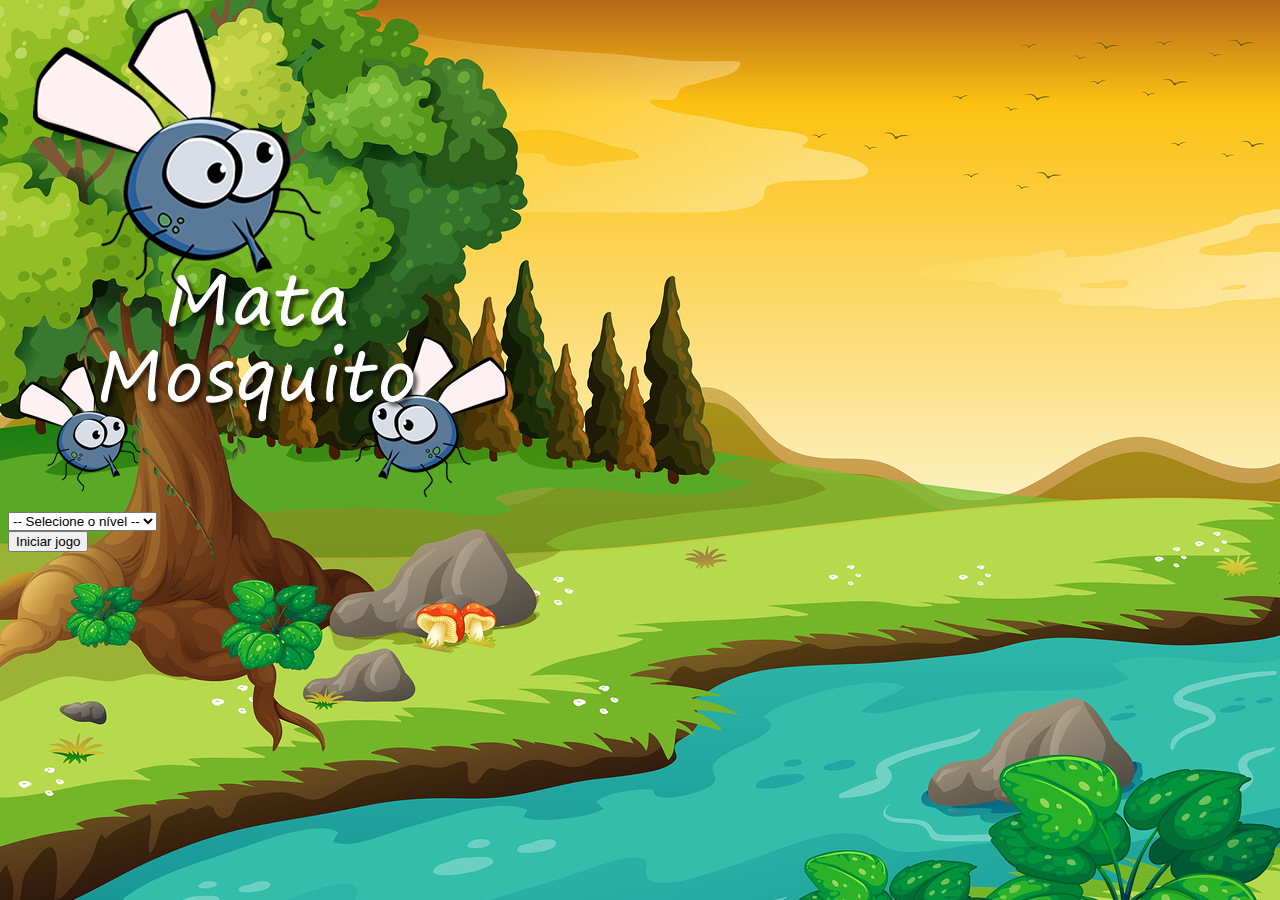
<file: index.html>
<!DOCTYPE html>
<html lang="pt-br">
  <head>
    <meta charset="UTF-8" />
    <meta http-equiv="X-UA-Compatible" content="IE=edge" />
    <meta name="viewport" content="width=device-width, initial-scale=1.0" />
    <title>Mata Mosquito</title>
    <link rel="shortcut icon" href="imagens/mosca.png" type="image/x-icon" />
    <!-- bootstrap -->
    <link
      rel="stylesheet"
      href="https://stackpath.bootstrapcdn.com/bootstrap/4.1.3/css/bootstrap.min.css"
      integrity="sha384-MCw98/SFnGE8fJT3GXwEOngsV7Zt27NXFoaoApmYm81iuXoPkFOJwJ8ERdknLPMO"
      crossorigin="anonymous"
    />

    <!-- css -->
    <link rel="stylesheet" href="css/style.css" />

    <!-- funcoes -->
    <script>
        function iniciarjogo(){
            var nivel = document.getElementById('nivel').value
            if(nivel === ''){
                alert('Selecione um nivel para iniciar o jogo')
                return false
            }
             location.href = 'mata_mosca.html?' + nivel
              }
    </script>
  </head>
  <body>
    <div class="container">
      <div class="row">
        <div class="col">
          <div class="d-flex justify-content-center">
            <img class="imagemresponsiva" src="img/game.png" alt="Game Over" />
          </div>
        </div>
      </div>
      <div class="row">
        <div class="col">
          <div class="d-flex justify-content-center">
            <div class="mb-2">
              <select class="form-control" id="nivel">
                <option value="">-- Selecione o nível --</option>
                <option value="normal">Normal</option>
                <option value="Difícil">Difícil</option>
                <option value="chucknorris">Chuck Norris</option>
              </select>
            </div>
          </div>
        </div>
      </div>
      <div class="row">
        <div class="col">
          <div class="d-flex justify-content-center">
            <button
              type="button"
              class="btn btn-danger btn-lg"
              onclick="iniciarjogo()"
            >
              Iniciar jogo
            </button>
          </div>
        </div>
      </div>
    </div>
  </body>
</html>
</file>
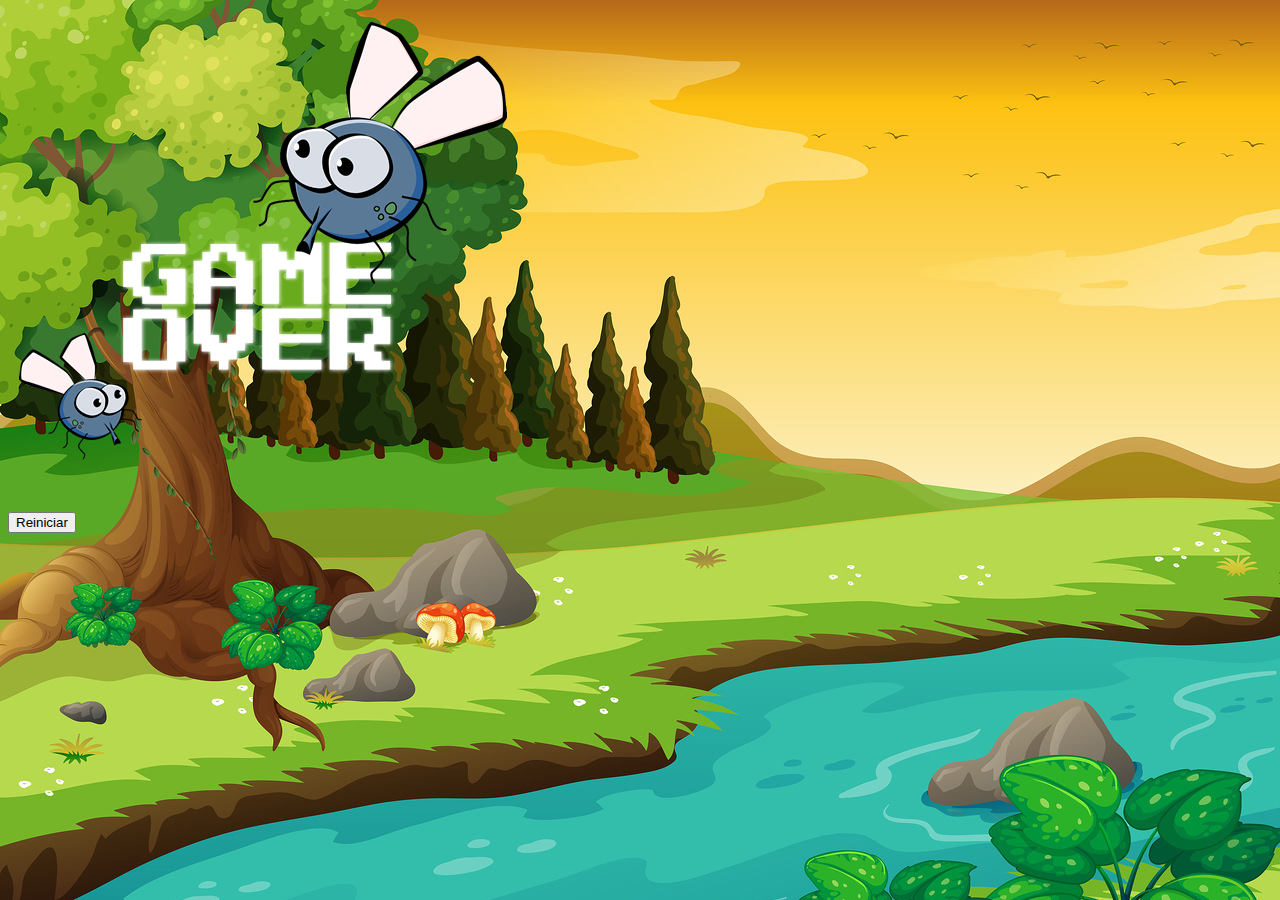
<file: fim_jogo.html>
<!DOCTYPE html>
<html lang="pt-br">
  <head>
    <meta charset="UTF-8" />
    <meta http-equiv="X-UA-Compatible" content="IE=edge" />
    <meta name="viewport" content="width=device-width, initial-scale=1.0" />
    <title>Mata Mosquito</title>
    <link rel="shortcut icon" href="imagens/mosca.png" type="image/x-icon" />
    <!-- bootstrap -->
    <link rel="stylesheet" href="https://stackpath.bootstrapcdn.com/bootstrap/4.1.3/css/bootstrap.min.css" integrity="sha384-MCw98/SFnGE8fJT3GXwEOngsV7Zt27NXFoaoApmYm81iuXoPkFOJwJ8ERdknLPMO" crossorigin="anonymous">

    <!-- css -->
    <link rel="stylesheet" href="css/style.css" />
  </head>
  <body>
    <div class="container">
        <div class="row">
            <div class="col">
                <div class="d-flex justify-content-center">
                    <img class="imagemresponsiva" src="img/game_over.png" alt="Game Over">
                </div>
            </div>
        </div>
        <div class="row">
            <div class="col">
                <div class="d-flex justify-content-center">
                   <button type="button" class="btn btn-dark btn-lg" onclick="location.href = 'index.html'">Reiniciar</button>
                </div>
            </div>
        </div>
    </div>
  </body>
</html>
</file>
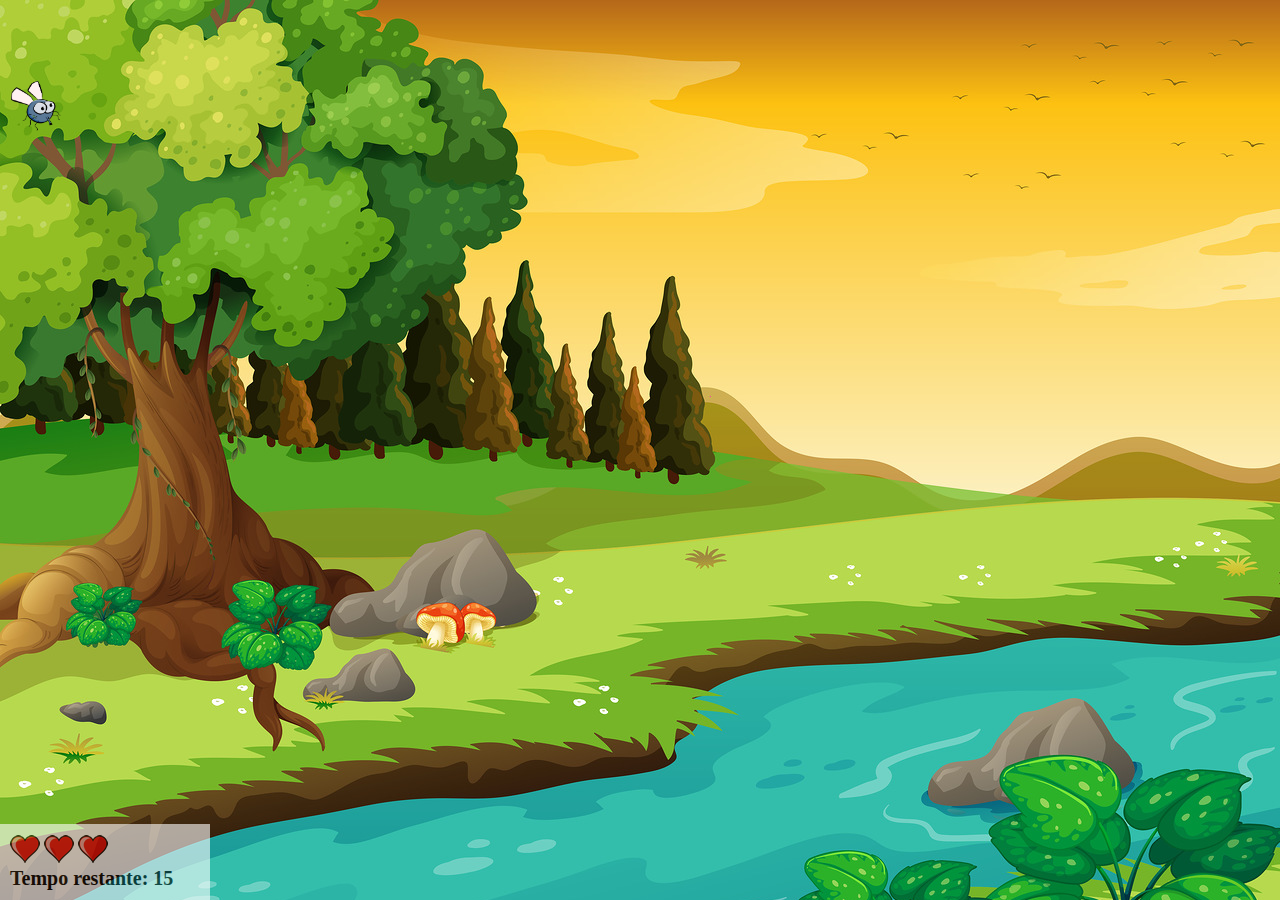
<file: mata_mosca.html>
<!DOCTYPE html>
<html lang="pt-br">
<head>
    <meta charset="UTF-8">
    <meta http-equiv="X-UA-Compatible" content="IE=edge">
    <meta name="viewport" content="width=device-width, initial-scale=1.0">
    <title>Mata Mosquito</title>
    <link rel="stylesheet" href="css/style.css">
    <link rel="shortcut icon" href="imagens/mosca.png" type="image/x-icon">
    <script src="js/script.js"></script>
</head>
<body onresize="ajustaPalco()">
    <div class="painel">
        <div class="vidas">
            <img id="v1" src="img/coracao_cheio.png" alt="coração-cheio">
            <img id="v2" src="img/coracao_cheio.png" alt="coração-cheio">
            <img id="v3" src="img/coracao_cheio.png" alt="coração-cheio">
        </div>
        <div class="cronometro">Tempo restante: <span id="cronometro"></span></div>
    </div>
    
    <script>
        posicaorandomica()

        
        document.getElementById('cronometro').innerHTML = tempo

        var criamosca = setInterval(() => {
            posicaorandomica()
        },criamoscatempo)
    </script>
</body>
</html>
</file>
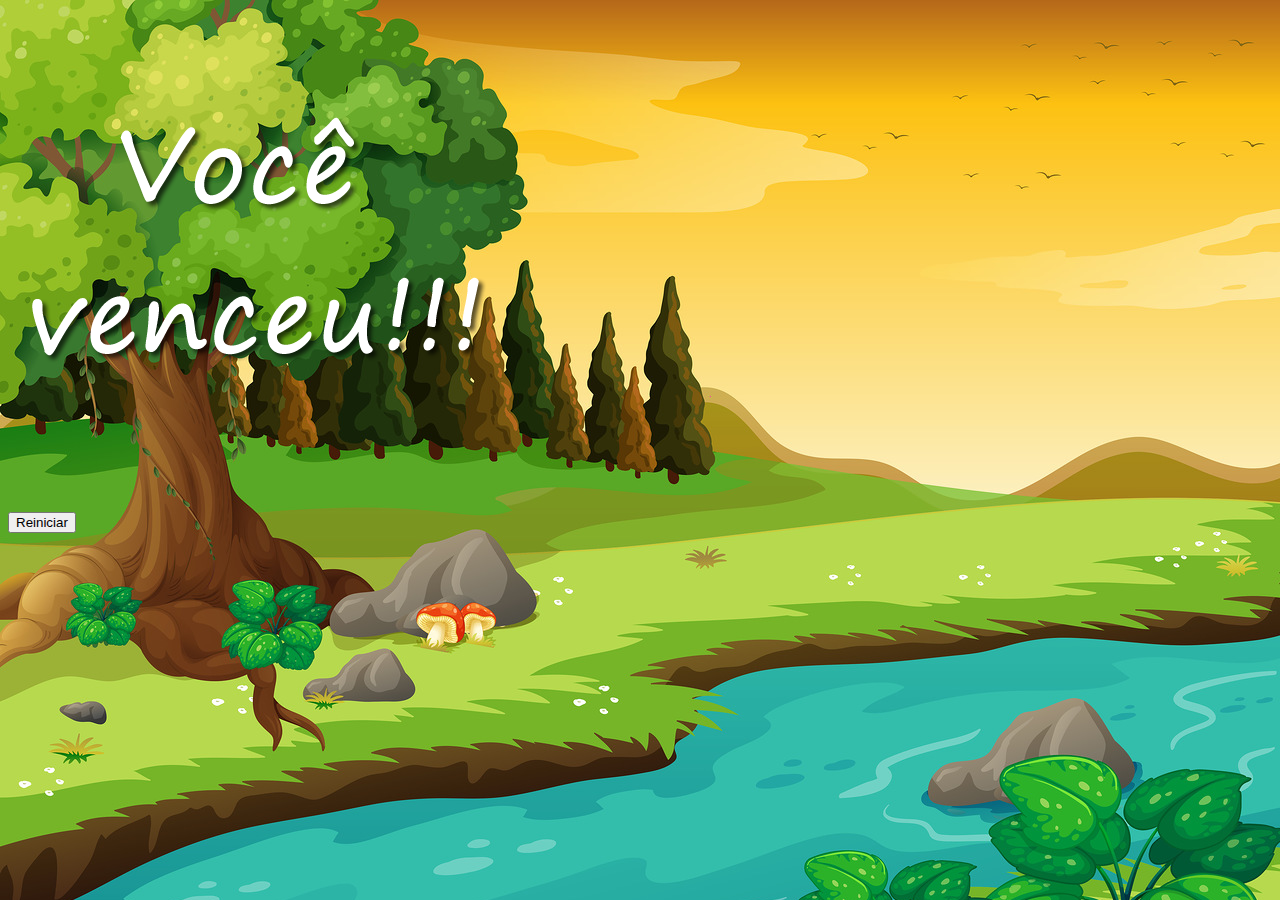
<file: vitoria.html>
<!DOCTYPE html>
<html lang="pt-br">
  <head>
    <meta charset="UTF-8" />
    <meta http-equiv="X-UA-Compatible" content="IE=edge" />
    <meta name="viewport" content="width=device-width, initial-scale=1.0" />
    <title>Mata Mosquito</title>
    <link rel="shortcut icon" href="imagens/mosca.png" type="image/x-icon" />
    <!-- bootstrap -->
    <link rel="stylesheet" href="https://stackpath.bootstrapcdn.com/bootstrap/4.1.3/css/bootstrap.min.css" integrity="sha384-MCw98/SFnGE8fJT3GXwEOngsV7Zt27NXFoaoApmYm81iuXoPkFOJwJ8ERdknLPMO" crossorigin="anonymous">

    <!-- css -->
    <link rel="stylesheet" href="css/style.css" />
  </head>
  <body>
    <div class="container">
        <div class="row">
            <div class="col">
                <div class="d-flex justify-content-center">
                    <img class="imagemresponsiva" src="img/vitoria.png" alt="Game Over">
                </div>
            </div>
        </div>
        <div class="row">
            <div class="col">
                <div class="d-flex justify-content-center">
                   <button type="button" class="btn btn-dark btn-lg" onclick="location.href = 'index.html'">Reiniciar</button>
                </div>
            </div>
        </div>
    </div>
  </body>
</html>
</file>
<file: css/style.css>
html{
    cursor: url('../img/mata_mosca.png') 30 30, auto;
}

body{
    background: url('../img/bg.jpg') no-repeat left top fixed;
    background-size: cover;
}
.mosca1{
    width: 50px;
    height: 50px;
}
.mosca2{
    width: 70px;
    height: 70px;
}
.mosca3{
    width: 90px;
    height: 90px;
}

.ladoA{
    transform: scaleX(1);
}
.ladoB{
    transform: scaleX(-1);
}

.painel{
    background: #fff;
    border-top: 1px solid #fff;
    bottom: 0;
    left: 0;
    opacity: 0.6;
    padding: 10px;
    position: absolute;
    width: 190px;
}

.vidas,.cronometro{
    float: left;
}

.cronometro{
    font-size: 20px;
    font-weight: bold;
}

@media (max-width: 700px) {
    .imagemresponsiva{
    width: 80%;
    }
}
</file>
